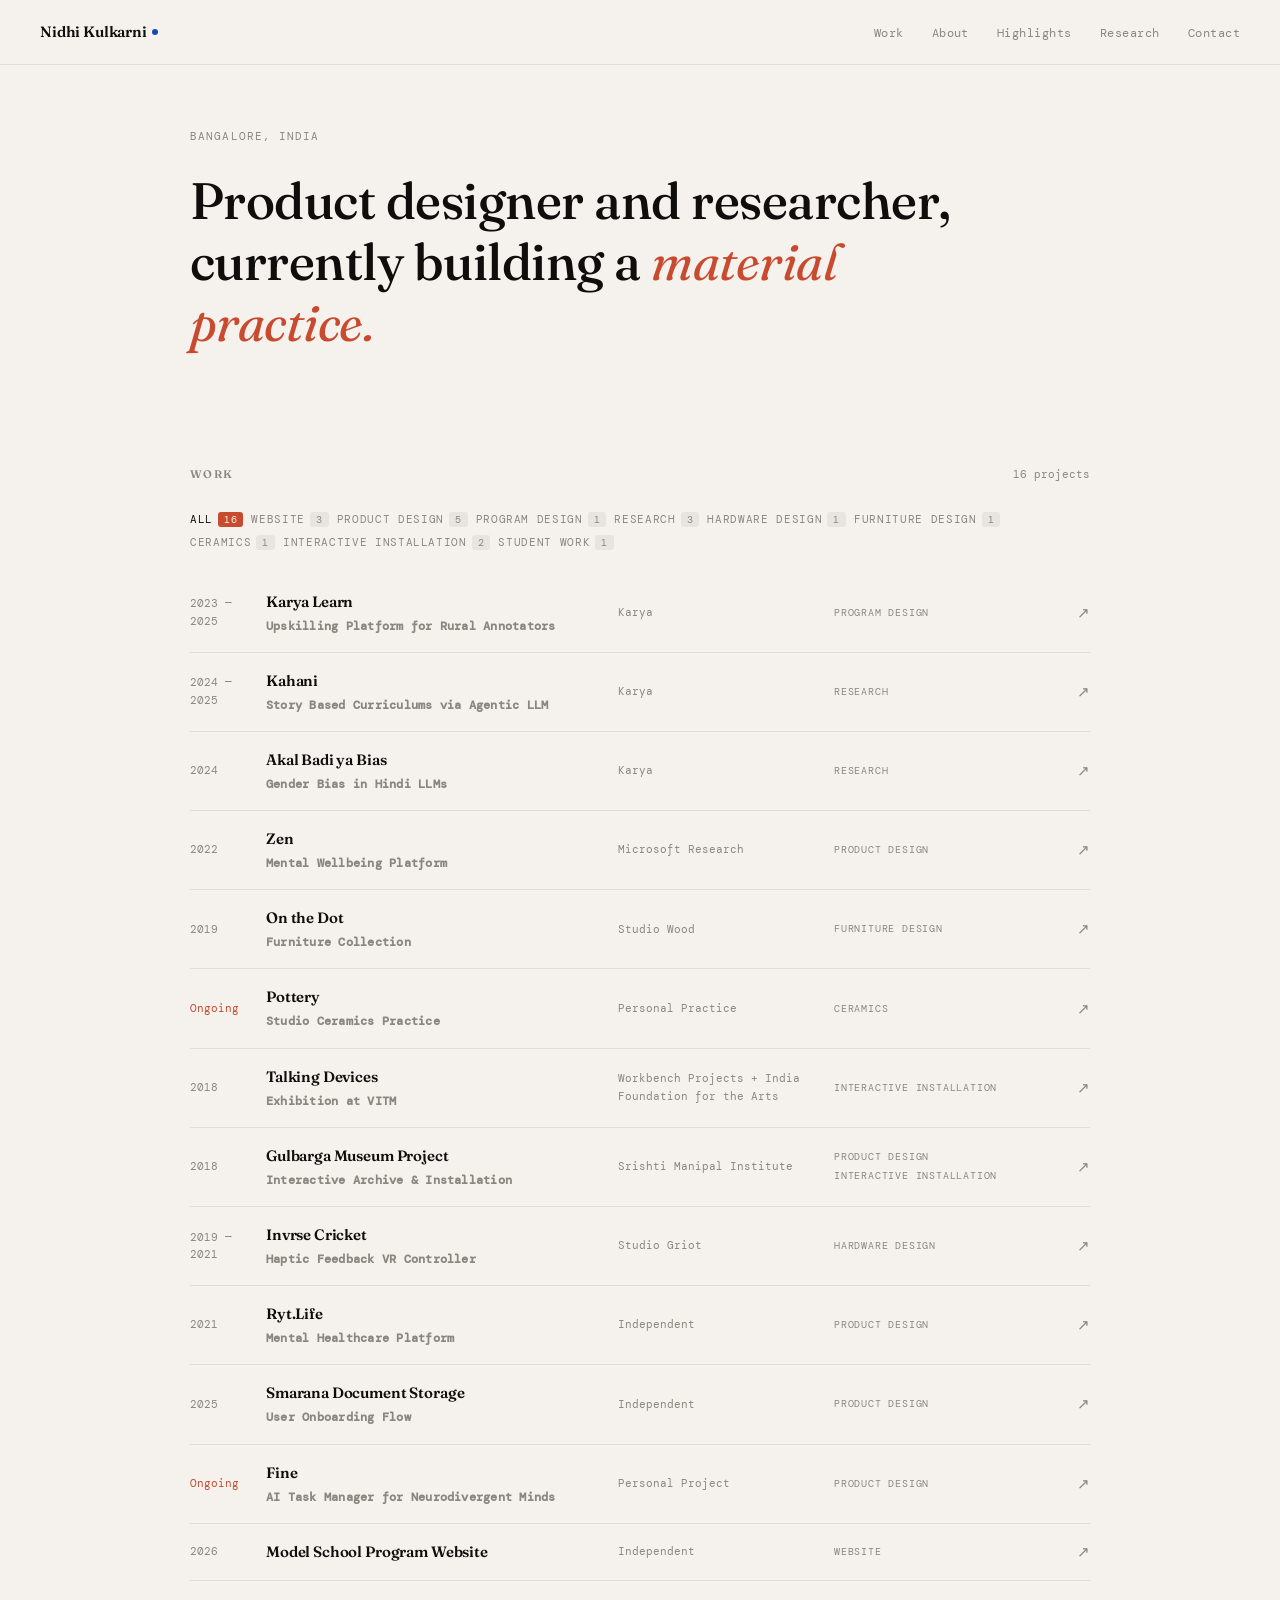
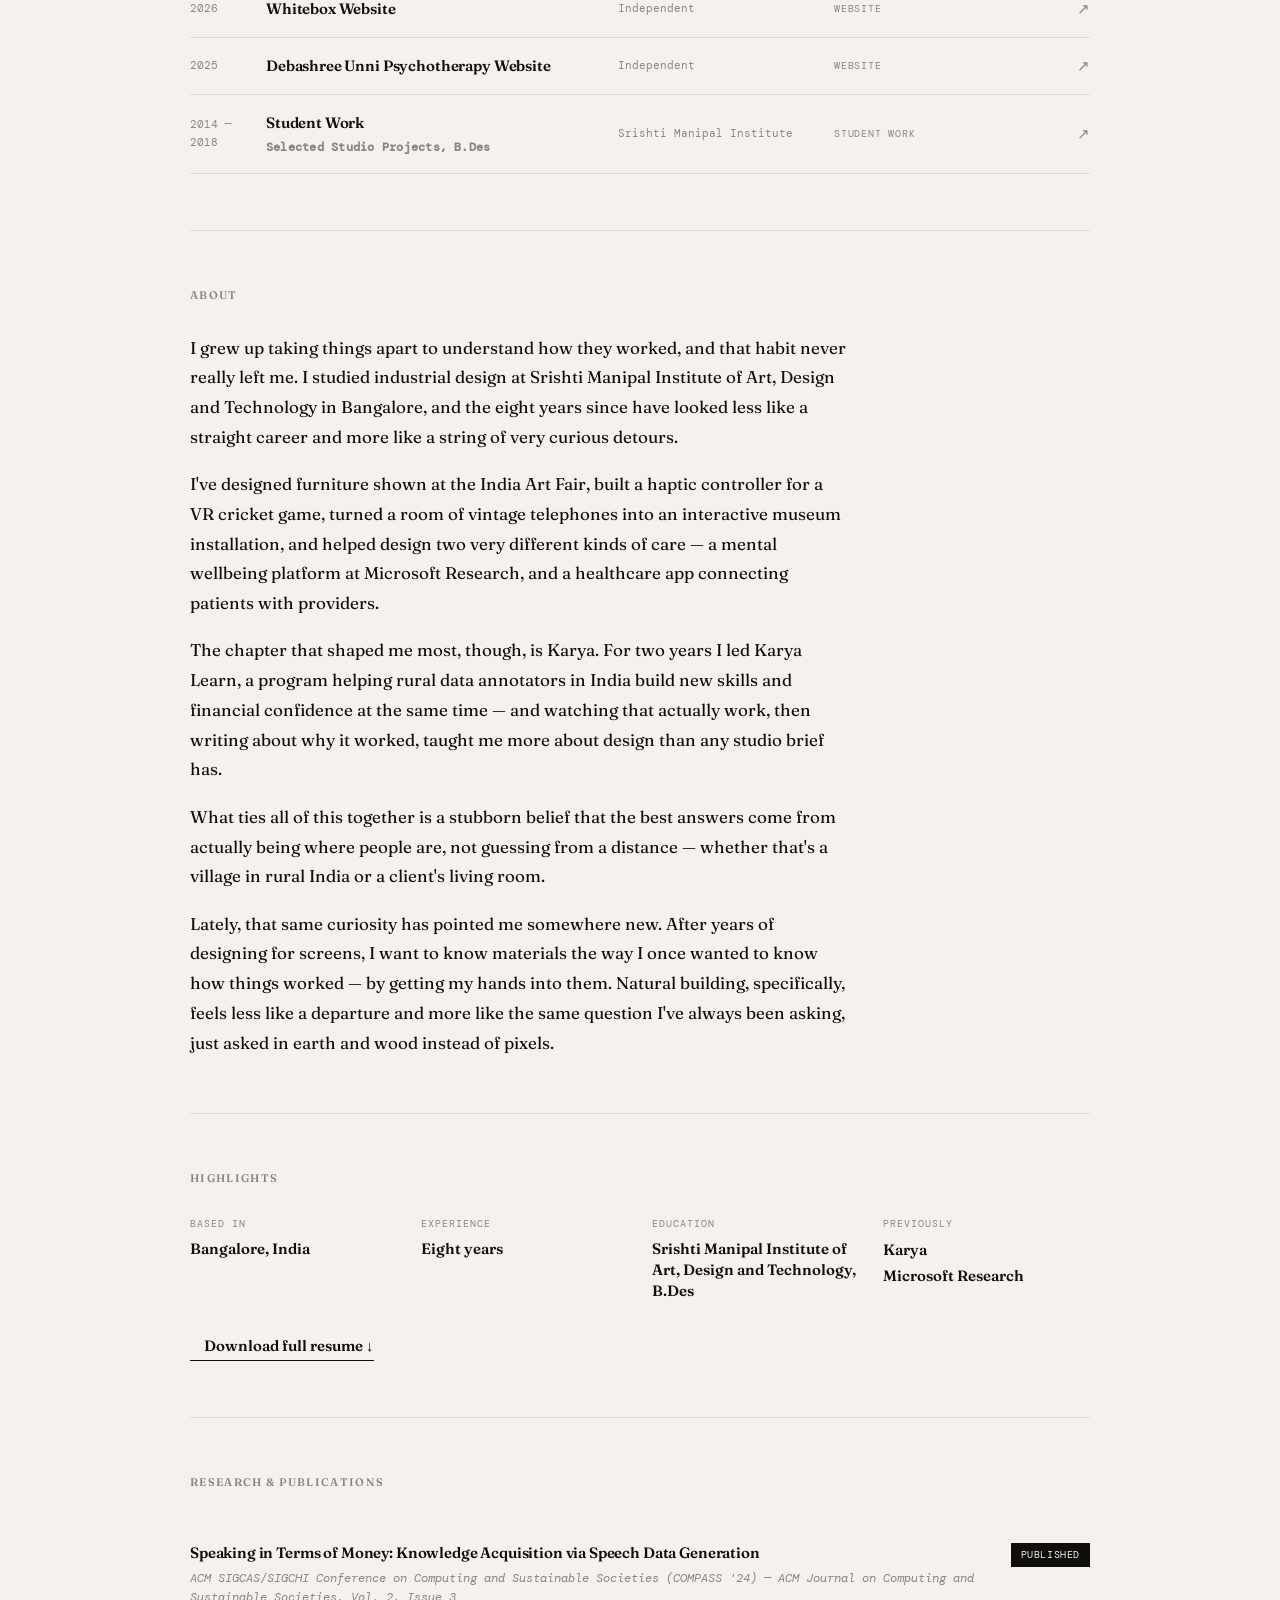
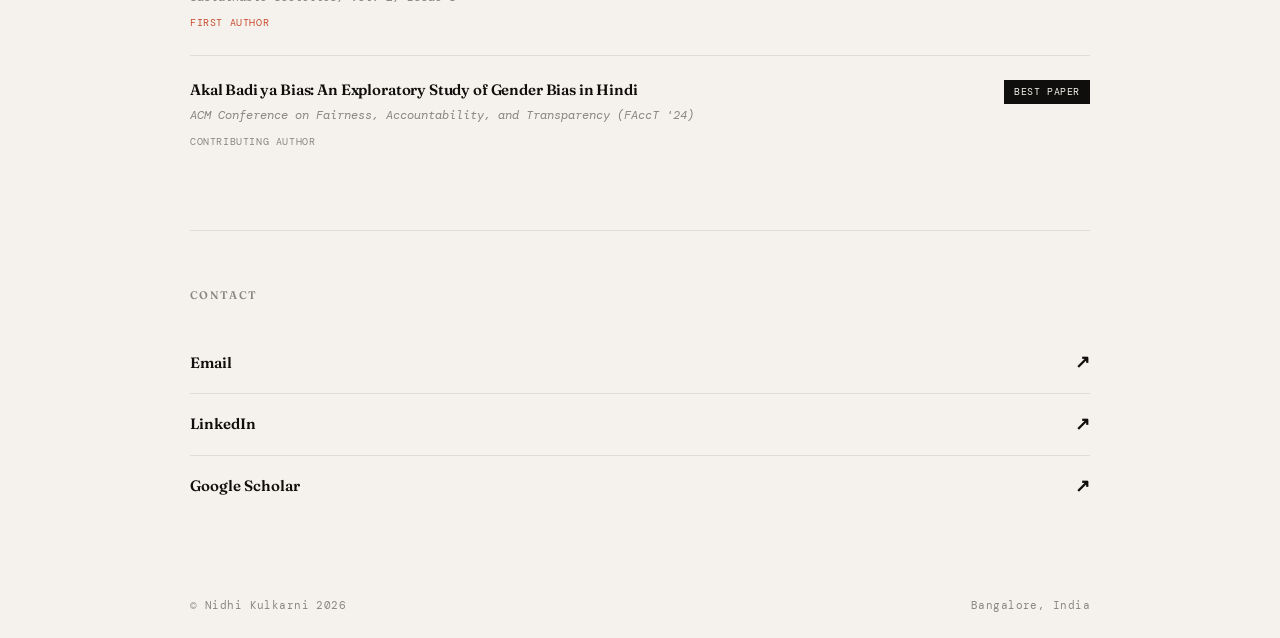
<file: index.html>
<!DOCTYPE html>
<html lang="en">
<head>
<meta charset="UTF-8">
<meta name="viewport" content="width=device-width, initial-scale=1.0">
<title>Nidhi Kulkarni</title>
<meta name="description" content="Nidhi Kulkarni — product designer and researcher based in Bangalore, India, and a maker turning toward natural building.">
<meta property="og:title" content="Nidhi Kulkarni">
<meta property="og:description" content="Product designer and researcher based in Bangalore, India, and a maker turning toward natural building.">
<meta property="og:type" content="website">
<meta name="twitter:card" content="summary">
<meta name="theme-color" content="#f5f2ed">
<link rel="icon" href="data:image/svg+xml,%3Csvg xmlns='http://www.w3.org/2000/svg' viewBox='0 0 64 64'%3E%3Crect width='64' height='64' rx='12' fill='%230f0e0c'/%3E%3Ctext x='32' y='45' font-family='Georgia,serif' font-size='38' fill='%23f5f2ed' text-anchor='middle'%3EN%3C/text%3E%3C/svg%3E">
<link rel="preconnect" href="https://fonts.googleapis.com">
<link rel="preconnect" href="https://fonts.gstatic.com" crossorigin>
<link href="https://fonts.googleapis.com/css2?family=Fraunces:ital,wght@0,500;0,600;1,400&family=DM+Mono:wght@400&display=swap" rel="stylesheet">
<link rel="stylesheet" href="styles.css">
</head>
<body>

<nav>
  <a href="#" class="nav-name">Nidhi Kulkarni<span class="wm-dot"></span></a>
  <ul class="nav-links">
    <li><a href="#work">Work</a></li>
    <li><a href="#about">About</a></li>
    <li><a href="#highlights">Highlights</a></li>
    <li><a href="#research">Research</a></li>
    <li><a href="#contact">Contact</a></li>
  </ul>
</nav>

<main>
  <p class="intro-label">Bangalore, India</p>
  <p class="intro-line fade-up">Product designer and researcher, currently building a <em>material practice.</em></p>

  <section id="work">
    <div class="section-header">
      <span class="section-title">Work</span>
      <span class="section-count" id="work-counter">Loading…</span>
    </div>

    <div class="list-filters fade-up">
      <button class="filter-link active" onclick="filterWork('all', this)">All <span class="filter-count">0</span></button>
      <button class="filter-link" onclick="filterWork('website', this)">Website <span class="filter-count">0</span></button>
      <button class="filter-link" onclick="filterWork('product-design', this)">Product Design <span class="filter-count">0</span></button>
      <button class="filter-link" onclick="filterWork('program-research', this)">Program Design <span class="filter-count">0</span></button>
      <button class="filter-link" onclick="filterWork('research', this)">Research <span class="filter-count">0</span></button>
      <button class="filter-link" onclick="filterWork('hardware', this)">Hardware Design <span class="filter-count">0</span></button>
      <button class="filter-link" onclick="filterWork('furniture', this)">Furniture Design <span class="filter-count">0</span></button>
      <button class="filter-link" onclick="filterWork('craft', this)">Ceramics <span class="filter-count">0</span></button>
      <button class="filter-link" onclick="filterWork('installation', this)">Interactive Installation <span class="filter-count">0</span></button>
      <button class="filter-link" onclick="filterWork('student-work', this)">Student Work <span class="filter-count">0</span></button>
    </div>

    <div class="fade-up" id="work-list"></div>
  </section>

  <section id="about">
    <div class="section-header"><span class="section-title">About</span></div>
    <div class="about-text fade-up">
      <p>I grew up taking things apart to understand how they worked, and that habit never really left me. I studied industrial design at Srishti Manipal Institute of Art, Design and Technology in Bangalore, and the <span data-fact="years-word">eight years</span> since have looked less like a straight career and more like a string of very curious detours.</p>
      <p>I've designed furniture shown at the India Art Fair, built a haptic controller for a VR cricket game, turned a room of vintage telephones into an interactive museum installation, and helped design two very different kinds of care &mdash; a mental wellbeing platform at Microsoft Research, and a healthcare app connecting patients with providers.</p>
      <p>The chapter that shaped me most, though, is Karya. For two years I led Karya Learn, a program helping rural data annotators in India build new skills and financial confidence at the same time &mdash; and watching that actually work, then writing about why it worked, taught me more about design than any studio brief has.</p>
      <p>What ties all of this together is a stubborn belief that the best answers come from actually being where people are, not guessing from a distance &mdash; whether that's a village in rural India or a client's living room.</p>
      <p>Lately, that same curiosity has pointed me somewhere new. After years of designing for screens, I want to know materials the way I once wanted to know how things worked &mdash; by getting my hands into them. Natural building, specifically, feels less like a departure and more like the same question I've always been asking, just asked in earth and wood instead of pixels.</p>
    </div>
  </section>

  <section id="highlights">
    <div class="section-header"><span class="section-title">Highlights</span></div>
    <div class="highlights-grid fade-up">
      <div>
        <div class="stat-label">Based in</div>
        <div class="stat-value" data-fact="based-in">Bangalore, India</div>
      </div>
      <div>
        <div class="stat-label">Experience</div>
        <div class="stat-value" data-fact="years-word-cap">Eight years</div>
      </div>
      <div>
        <div class="stat-label">Education</div>
        <div class="stat-value" data-fact="institution-short">Srishti Manipal Institute of Art, Design and Technology, B.Des</div>
      </div>
      <div>
        <div class="stat-label">Previously</div>
        <div class="stat-value-list" data-fact-list="employers">
          <span>Karya</span>
          <span>Microsoft Research</span>
        </div>
      </div>
    </div>
    <a href="#" class="resume-link fade-up" data-fact-href="resume"><span class="hover-dot"></span>Download full resume ↓</a>
  </section>

  <section id="research">
    <div class="section-header"><span class="section-title">Research &amp; Publications</span></div>
    <div class="fade-up">
      <div class="research-item" data-pub="0">
        <div>
          <p class="research-title">Speaking in Terms of Money: Knowledge Acquisition via Speech Data Generation</p>
          <p class="research-venue">ACM SIGCAS/SIGCHI Conference on Computing and Sustainable Societies (COMPASS '24) — ACM Journal on Computing and Sustainable Societies, Vol. 2, Issue 3</p>
          <p class="research-role accent">First Author</p>
        </div>
        <span class="research-badge">Published</span>
      </div>
      <div class="research-item" data-pub="1">
        <div>
          <p class="research-title">Akal Badi ya Bias: An Exploratory Study of Gender Bias in Hindi</p>
          <p class="research-venue">ACM Conference on Fairness, Accountability, and Transparency (FAccT '24)</p>
          <p class="research-role">Contributing Author</p>
        </div>
        <span class="research-badge">Best Paper</span>
      </div>
    </div>
  </section>

  <section id="contact" style="border-bottom: none;">
    <div class="section-header"><span class="section-title">Contact</span></div>
    <div class="contact-links fade-up">
      <a href="mailto:nidhikulkarni0110@gmail.com" class="contact-link" data-fact-href="email">
        Email <span class="contact-link-arrow"><span class="hover-dot"></span>↗</span>
      </a>
      <a href="https://linkedin.com/in/coolkarnidhi" target="_blank" class="contact-link" data-fact-href="linkedin">
        LinkedIn <span class="contact-link-arrow"><span class="hover-dot"></span>↗</span>
      </a>
      <a href="https://scholar.google.com" target="_blank" class="contact-link" data-fact-href="scholar">
        Google Scholar <span class="contact-link-arrow"><span class="hover-dot"></span>↗</span>
      </a>
    </div>
  </section>
</main>

<footer>
  <span class="footer-text">© Nidhi Kulkarni <span data-fact="copyright-year">2026</span></span>
  <span class="footer-text">Bangalore, India</span>
</footer>

<script src="facts.js"></script>
<script src="script.js"></script>

</body>
</html>
</file>
<file: styles.css>
*, *::before, *::after { box-sizing: border-box; margin: 0; padding: 0; }
:root {
  --ink: #0f0e0c; --paper: #f5f2ed; --accent: #c84b2f; --accent-2: #1849B8;
  --muted: #8a8680; --body: #4a4742; --border: rgba(15,14,12,0.09);
  --font-display: 'Fraunces', serif; --font-mono: 'DM Mono', monospace;
}
html { scroll-behavior: smooth; }
body { background: var(--paper); color: var(--ink); font-family: var(--font-mono); font-size: 14px; line-height: 1.6; }
a:focus-visible, button:focus-visible, .work-item:focus-visible, .list-row:focus-visible { outline: 2px solid var(--accent-2); outline-offset: 2px; }

nav {
  position: fixed; top: 0; left: 0; right: 0; z-index: 100;
  display: flex; justify-content: space-between; align-items: center;
  padding: 1.25rem 2.5rem; background: var(--paper); border-bottom: 1px solid var(--border); gap: 1.5rem;
}
.nav-name { font-family: var(--font-display); font-weight: 600; font-size: 15px; letter-spacing: -0.01em; text-decoration: none; color: var(--ink); display: flex; align-items: center; }
.wm-dot { display:inline-block; width:6px; height:6px; border-radius:50%; background:var(--accent-2); margin-left:5px; }
.nav-links { display: flex; gap: 1.75rem; list-style: none; }
.nav-links a { font-family: var(--font-mono); font-size: 12px; color: var(--muted); text-decoration: none; letter-spacing: 0.04em; transition: color 0.2s; }
.nav-links a:hover { color: var(--ink); }

main { max-width: 980px; margin: 0 auto; padding: 8rem 2.5rem 0; }

.intro-label { font-family: var(--font-mono); font-size: 11px; color: var(--muted); letter-spacing: 0.1em; text-transform: uppercase; margin-bottom: 1.5rem; }
.intro-line { font-family: var(--font-display); font-weight: 500; font-size: clamp(2rem, 4.2vw, 3.2rem); line-height: 1.2; letter-spacing: -0.01em; max-width: 780px; margin-bottom: 3.5rem; }
.intro-line em { font-style: italic; font-weight: 400; color: var(--accent); }

section { padding: 3.5rem 0; border-bottom: 1px solid var(--border); scroll-margin-top: 88px; }
.section-header { display: flex; justify-content: space-between; align-items: center; margin-bottom: 1.75rem; }
.section-title { font-family: var(--font-display); font-size: 11px; font-weight: 600; letter-spacing: 0.12em; text-transform: uppercase; color: var(--muted); }
.section-count { font-family: var(--font-mono); font-size: 11px; color: var(--muted); }

.about-text { font-family: var(--font-display); color: var(--ink); font-size: 17px; font-weight: 400; line-height: 1.75; max-width: 60ch; }
.about-text p + p { margin-top: 1.1rem; }

.highlights-grid { display: grid; grid-template-columns: repeat(4, 1fr); gap: 1.5rem; margin-bottom: 2rem; }
@media (max-width: 720px) { .highlights-grid { grid-template-columns: repeat(2, 1fr); } }
.stat-label { font-family: var(--font-mono); font-size: 10px; letter-spacing: 0.1em; text-transform: uppercase; color: var(--muted); margin-bottom: 0.35rem; }
.stat-value { font-family: var(--font-display); font-size: 15px; font-weight: 600; line-height: 1.4; }
.stat-value-list { display: flex; flex-direction: column; gap: 0.15rem; font-family: var(--font-display); font-size: 15px; font-weight: 600; }

.resume-link {
  display: inline-flex; align-items: center; gap: 0.5rem;
  font-family: var(--font-display); font-size: 15px; font-weight: 600; color: var(--ink);
  text-decoration: none; border-bottom: 1px solid var(--ink); padding-bottom: 2px;
  transition: color 0.2s, border-color 0.2s;
}
.resume-link:hover { color: var(--accent); border-color: var(--accent); }
.hover-dot { width: 6px; height: 6px; border-radius: 50%; background: var(--accent-2); opacity: 0; transform: scale(0.4); transition: opacity 0.2s, transform 0.2s; display: inline-block; }
.resume-link:hover .hover-dot, .work-item:hover .hover-dot, .list-row:hover .hover-dot, .contact-link:hover .hover-dot { opacity: 1; transform: scale(1); }

.research-item { display: grid; grid-template-columns: 1fr auto; gap: 1.5rem; align-items: start; padding: 1.5rem 0; border-bottom: 1px solid var(--border); }
.research-item:last-child { border-bottom: none; }
.research-title { font-family: var(--font-display); font-size: 15px; font-weight: 600; letter-spacing: -0.01em; line-height: 1.3; margin-bottom: 0.4rem; }
.research-venue { font-size: 12px; color: var(--muted); font-style: italic; }
.research-role { font-family: var(--font-mono); font-size: 10px; color: var(--muted); letter-spacing: 0.06em; text-transform: uppercase; margin-top: 0.5rem; }
.research-role.accent { color: var(--accent); }
.research-badge { font-family: var(--font-mono); font-size: 10px; letter-spacing: 0.06em; text-transform: uppercase; background: var(--ink); color: var(--paper); padding: 4px 10px; white-space: nowrap; align-self: start; }

/* WORK */
.work-grid { display: grid; grid-template-columns: repeat(12, 1fr); gap: 1px; background: var(--border); border: 1px solid var(--border); margin-bottom: 2.5rem; }
.work-item { background: var(--paper); padding: 2rem; cursor: pointer; transition: background 0.2s; }
.work-item:hover { background: #edeae4; }
.work-item.half { grid-column: span 6; }
.work-item.full { grid-column: span 12; }
.work-img { width: 100%; aspect-ratio: 16/9; background: #e0ddd7; margin-bottom: 1.5rem; overflow: hidden; }
.work-img-placeholder { width: 100%; height: 100%; display: flex; align-items: center; justify-content: center; font-family: var(--font-mono); font-size: 11px; color: var(--muted); letter-spacing: 0.06em; border: 1px dashed rgba(15,14,12,0.15); }
.work-img img { width: 100%; height: 100%; object-fit: cover; }
.work-img img:not([src]), .portrait-circle img:not([src]) { display: none; }
.work-img:has(img[src]) .work-img-placeholder { display: none; }
.work-type { font-family: var(--font-mono); font-size: 10px; letter-spacing: 0.1em; text-transform: uppercase; color: var(--accent); margin-bottom: 0.5rem; }
.work-title { font-family: var(--font-display); font-size: 1.2rem; font-weight: 600; letter-spacing: -0.01em; line-height: 1.2; margin-bottom: 0.5rem; }
.work-desc { font-size: 12px; color: var(--body); line-height: 1.7; max-width: 340px; }
.work-meta { margin-top: 1.25rem; display: flex; justify-content: space-between; align-items: center; }
.work-year { font-family: var(--font-mono); font-size: 11px; color: var(--muted); }
.work-arrow { font-size: 16px; color: var(--muted); transition: transform 0.2s, color 0.2s; display: inline-flex; align-items: center; }
.work-item:hover .work-arrow { transform: translate(3px, -3px); color: var(--accent); }

.filter-link { font-family: var(--font-mono); font-size: 11px; letter-spacing: 0.06em; text-transform: uppercase; color: var(--muted); text-decoration: none; cursor: pointer; display: flex; align-items: center; gap: 5px; background: none; border: none; padding: 0; transition: color 0.15s; }
.filter-link:hover { color: var(--ink); }
.filter-link.active { color: var(--ink); }
.filter-count { font-size: 10px; color: var(--muted); background: #e8e5e0; padding: 1px 6px; border-radius: 3px; transition: background 0.15s, color 0.15s; }
.filter-link.active .filter-count { background: var(--accent); color: var(--paper); }
.list-row.hidden-row { display: none; }
.list-filters { display: flex; gap: 0.5rem; flex-wrap: wrap; margin-bottom: 1.5rem; }
.list-header { display: grid; grid-template-columns: 60px 1fr 200px 200px 40px; gap: 1rem; padding: 0 0 0.75rem; border-bottom: 1px solid var(--border); }
.list-row { display: grid; grid-template-columns: 60px 1fr 200px 200px 40px; gap: 1rem; align-items: center; padding: 1rem 0; border-bottom: 1px solid var(--border); cursor: pointer; transition: padding-left 0.15s; text-decoration: none; color: inherit; }
.list-row:hover { padding-left: 0.5rem; }
.list-row:hover .list-title { color: var(--accent); }
.list-row:hover .list-arrow { transform: translate(3px, -3px); color: var(--accent); }
.list-year { font-family: var(--font-mono); font-size: 11px; color: var(--muted); }
.list-year.accent { color: var(--accent); }
.list-subtitle { display: block; font-family: var(--font-mono); font-size: 12px; color: var(--muted); letter-spacing: 0.02em; margin-top: 3px; }
.list-title { font-family: var(--font-display); font-size: 15px; font-weight: 600; letter-spacing: -0.01em; transition: color 0.15s; }
.list-employer { font-family: var(--font-mono); font-size: 11px; color: var(--muted); }
.list-tags { display: flex; flex-direction: column; gap: 3px; align-items: flex-start; }
.list-tag { font-family: var(--font-mono); font-size: 10px; letter-spacing: 0.08em; text-transform: uppercase; color: var(--muted); white-space: nowrap; max-width: 100%; }
.list-arrow { font-size: 15px; color: var(--muted); text-align: right; transition: transform 0.15s, color 0.15s; display: inline-flex; align-items: center; justify-content: flex-end; }

/* CONTACT */
.contact-links { display: flex; flex-direction: column; }
.contact-link {
  display: flex; justify-content: space-between; align-items: center; padding: 1rem 0;
  border-bottom: 1px solid var(--border); text-decoration: none; color: var(--ink);
  font-family: var(--font-display); font-size: 15px; font-weight: 600; transition: padding-left 0.2s, color 0.2s;
}
.contact-link:last-child { border-bottom: none; }
.contact-link:hover { padding-left: 0.5rem; color: var(--accent); }
.contact-link-arrow { font-size: 18px; transition: transform 0.2s; display: inline-flex; align-items: center; gap: 8px; }
.contact-link:hover .contact-link-arrow { transform: translate(3px, -3px); }

footer { max-width: 980px; margin: 0 auto; padding: 1.5rem 2.5rem; display: flex; justify-content: space-between; align-items: center; }
.footer-text { font-family: var(--font-mono); font-size: 11px; color: var(--muted); letter-spacing: 0.04em; }

.fade-up { opacity: 0; transform: translateY(20px); transition: opacity 0.7s ease, transform 0.7s ease; }
.fade-up.visible { opacity: 1; transform: translateY(0); }

@media (max-width: 900px) {
  nav { padding: 1rem 1.25rem; flex-wrap: wrap; row-gap: 0.6rem; }
  .nav-links { gap: 1rem; }
  .nav-links a { font-size: 11px; }
  main { padding: 7.5rem 1.25rem 0; }
  footer { padding: 1.25rem 1.25rem; }
  .work-item.half { grid-column: span 12; }
  .list-header, .list-row { grid-template-columns: 50px 1fr 120px 32px; }
  .list-header > *:nth-child(4) { display: none; }
  .list-tags { display: none; }
}
@media (max-width: 560px) {
  .nav-name { font-size: 13px; }
  .list-header, .list-row { grid-template-columns: 50px 1fr 32px; }
  .list-employer { display: none; }
  .list-header > *:nth-child(3) { display: none; }
}

/* CASE STUDY (project.html) */
.back-link { display: inline-flex; align-items: center; gap: 6px; font-family: var(--font-mono); font-size: 11px; letter-spacing: 0.08em; text-transform: uppercase; color: var(--muted); text-decoration: none; transition: color 0.2s, gap 0.2s; margin-bottom: 2rem; }
.back-link:hover { color: var(--accent); gap: 9px; }
.popup-tag { display: block; font-family: var(--font-mono); font-size: 10px; letter-spacing: 0.1em; text-transform: uppercase; color: var(--accent); margin-bottom: 0.75rem; }
.popup-title { font-family: var(--font-display); font-size: clamp(1.8rem, 3.4vw, 2.6rem); font-weight: 600; letter-spacing: -0.01em; line-height: 1.1; margin-bottom: 0.5rem; }
.popup-meta { font-family: var(--font-mono); font-size: 11px; color: var(--muted); margin-bottom: 1.5rem; }
.popup-img { width: 100%; background: #e0ddd7; border: 1px dashed var(--border); display: flex; align-items: center; justify-content: center; font-family: var(--font-mono); font-size: 11px; color: var(--muted); }
.popup-img img { width: 100%; height: 100%; object-fit: cover; }
.popup-img-hero { aspect-ratio: 16/9; max-height: 420px; overflow: hidden; margin-bottom: 1.5rem; }
.popup-section-label { font-family: var(--font-mono); font-size: 10px; letter-spacing: 0.1em; text-transform: uppercase; color: var(--muted); margin-bottom: 0.4rem; margin-top: 1.25rem; }
.popup-text { font-size: 14px; color: var(--ink); line-height: 1.8; }
.popup-divider { height: 1px; background: var(--border); margin: 1.5rem 0; }
.popup-2col { display: grid; grid-template-columns: 1fr 1fr; gap: 1rem; }
.popup-stat-label { font-family: var(--font-mono); font-size: 10px; letter-spacing: 0.08em; text-transform: uppercase; color: var(--muted); margin-bottom: 3px; }
.popup-stat-value { font-family: var(--font-display); font-size: 14px; font-weight: 600; color: var(--ink); }
.popup-stat-value.accent { color: var(--accent); }
.popup-process { display: grid; grid-template-columns: repeat(3, 1fr); gap: 1px; background: var(--border); border: 1px solid var(--border); margin: 1.5rem 0; }
.popup-process-step { background: var(--paper); padding: 1rem; }
.popup-step-num { font-family: var(--font-mono); font-size: 9px; color: var(--accent); letter-spacing: 0.1em; text-transform: uppercase; margin-bottom: 0.4rem; }
.popup-step-title { font-family: var(--font-display); font-size: 13px; font-weight: 600; margin-bottom: 0.4rem; }
.popup-step-text { font-size: 11px; color: var(--body); line-height: 1.7; }
.popup-gallery { display: grid; grid-template-columns: repeat(3, 1fr); gap: 0.5rem; margin-top: 1.5rem; }
.popup-gallery-img { aspect-ratio: 4/3; background: #e0ddd7; border: 1px dashed var(--border); display: flex; align-items: center; justify-content: center; font-family: var(--font-mono); font-size: 10px; color: var(--muted); }
.popup-badge { display: inline-block; font-family: var(--font-mono); font-size: 10px; letter-spacing: 0.06em; text-transform: uppercase; background: var(--ink); color: var(--paper); padding: 3px 10px; }
.popup-author-badge { display: inline-block; font-family: var(--font-mono); font-size: 10px; letter-spacing: 0.06em; text-transform: uppercase; color: var(--accent); margin-top: 0.5rem; }
</file>
